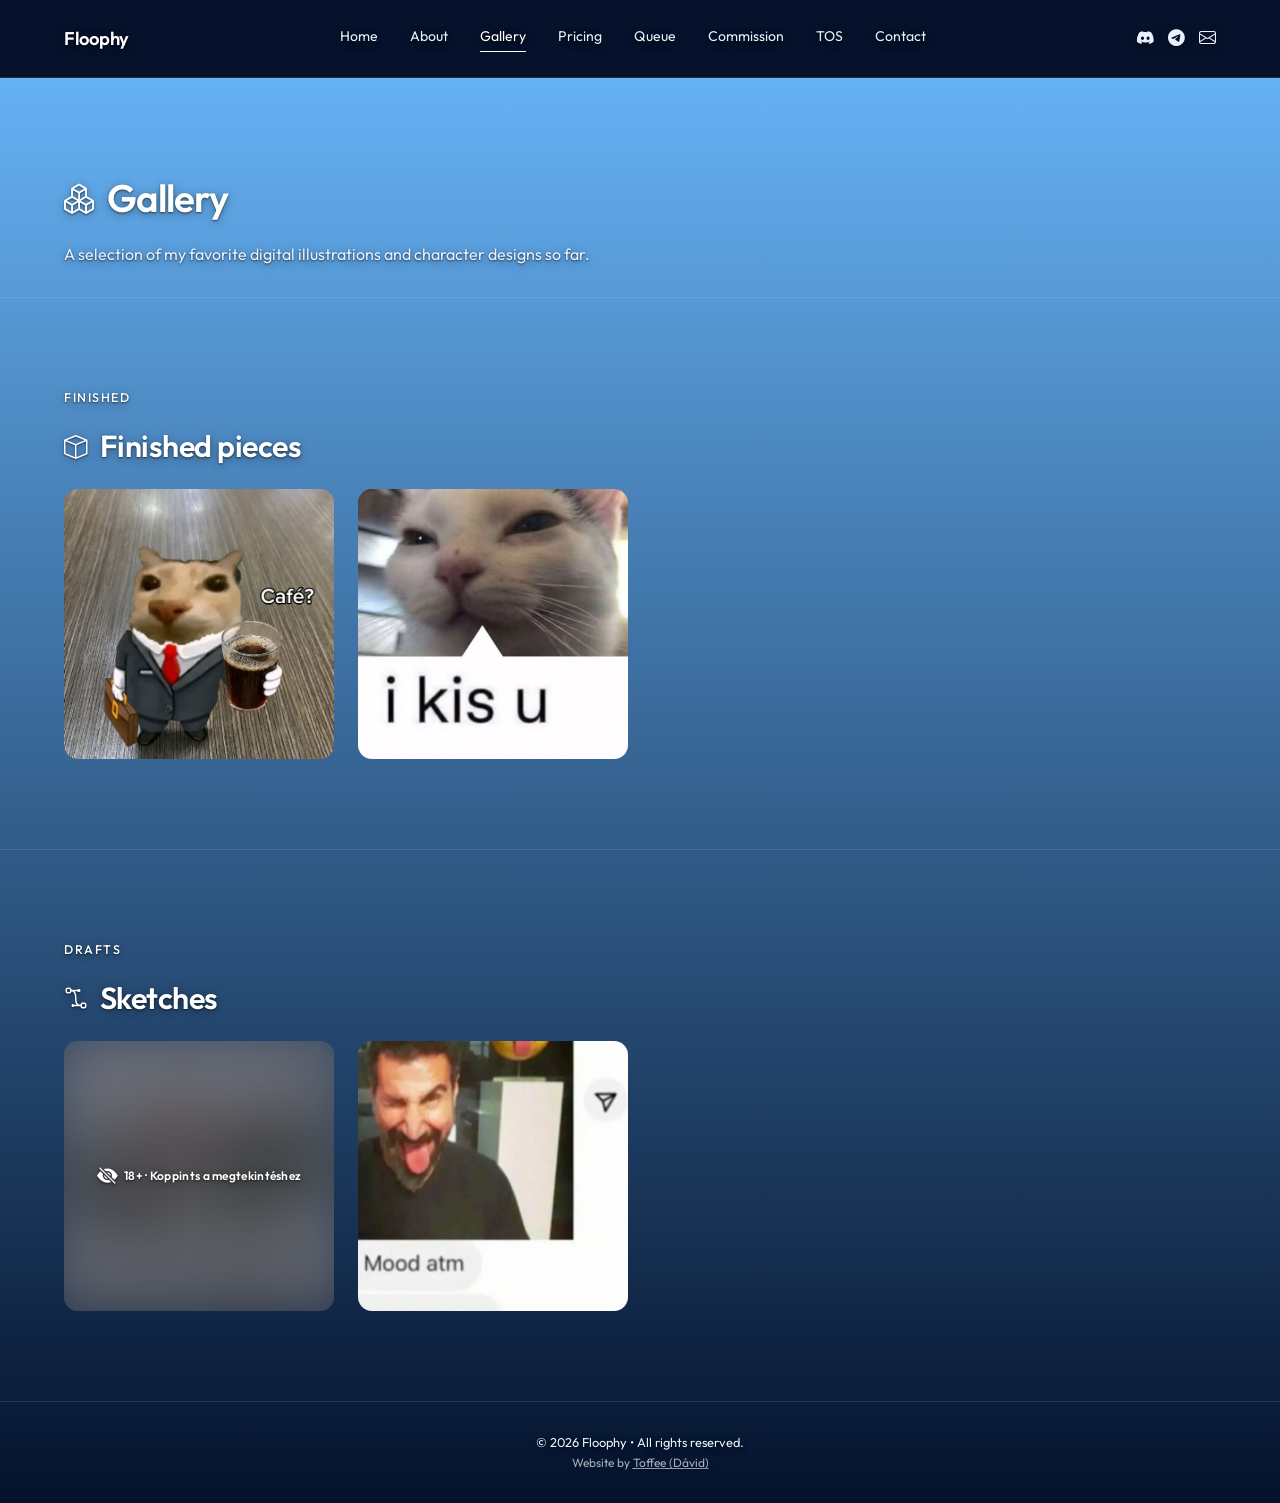
<file: gallery.html>
<!DOCTYPE html>
<html lang="en">

<head>
    <meta charset="UTF-8">
    <meta name="viewport" content="width=device-width, initial-scale=1.0">
    <title>Floophy | Gallery</title>
    <meta name="theme-color" content="#D9E9FE">
    <link href="https://fonts.googleapis.com/css2?family=Outfit:wght@300;400;500;600;700&display=swap" rel="stylesheet">
    <link rel="stylesheet" href="https://cdn.jsdelivr.net/npm/bootstrap-icons@1.11.1/font/bootstrap-icons.css">
    <link rel="stylesheet" href="style.css">
</head>

<body>

    <nav>
        <div class="nav-logo">
            <a href="index">Floophy</a>
        </div>

        <button class="mobile-menu-btn" id="menu-btn">
            <i class="bi bi-list"></i>
        </button>

        <div class="nav-links" id="nav-links">
            <a href="index#home">Home</a>
            <a href="index#about">About</a>
            <a href="gallery" class="active">Gallery</a>
            <a href="prices">Pricing</a>
            <a href="queue">Queue</a>
            <a href="index#commission">Commission</a>
            <a href="tos">TOS</a>
            <a href="index#contact">Contact</a>
        </div>

        <div class="nav-actions">
            <div class="nav-socials">
                <a href="https://discord.com/" target="_blank"><i class="bi bi-discord"></i></a>
                <a href="https://t.me/Floophy" target="_blank"><i class="bi bi-telegram"></i></a>
                <a href="mailto:hello@floophy.hu"><i class="bi bi-envelope"></i></a>
            </div>
        </div>
    </nav>

    <div class="gallery-header" id="gallery">
        <h1><i class="bi bi-boxes"></i> Gallery</h1>
        <p>A selection of my favorite digital illustrations and character designs so far.</p>
    </div>

    <section id="finished-works">
        <div class="section-eyebrow">Finished</div>
        <h2 class="section-title"><i class="bi bi-box"></i> Finished pieces</h2>
        <div class="gallery-grid" id="finished-grid"
            style="grid-template-columns: repeat(auto-fill, minmax(260px, 1fr));">
        </div>
    </section>

    <section id="sketches">
        <div class="section-eyebrow">Drafts</div>
        <h2 class="section-title"><i class="bi bi-bezier2"></i> Sketches</h2>
        <div class="gallery-grid" id="sketches-grid"
            style="grid-template-columns: repeat(auto-fill, minmax(260px, 1fr));">
        </div>
    </section>
    <footer>
        &copy; 2026 Floophy &bull; All rights reserved.<br>
        <span style="font-size: 0.75rem; opacity: 0.7;">Website by <a href="https://website.kkdavid.top" target="_blank"
                style="text-decoration: underline;">Toffee (Dávid)</a></span>
    </footer>
    <script src="main.js"></script>
    <script src="nsfw.js"></script>
    <script src="gallery.js"></script>
</body>

</html>
</file>
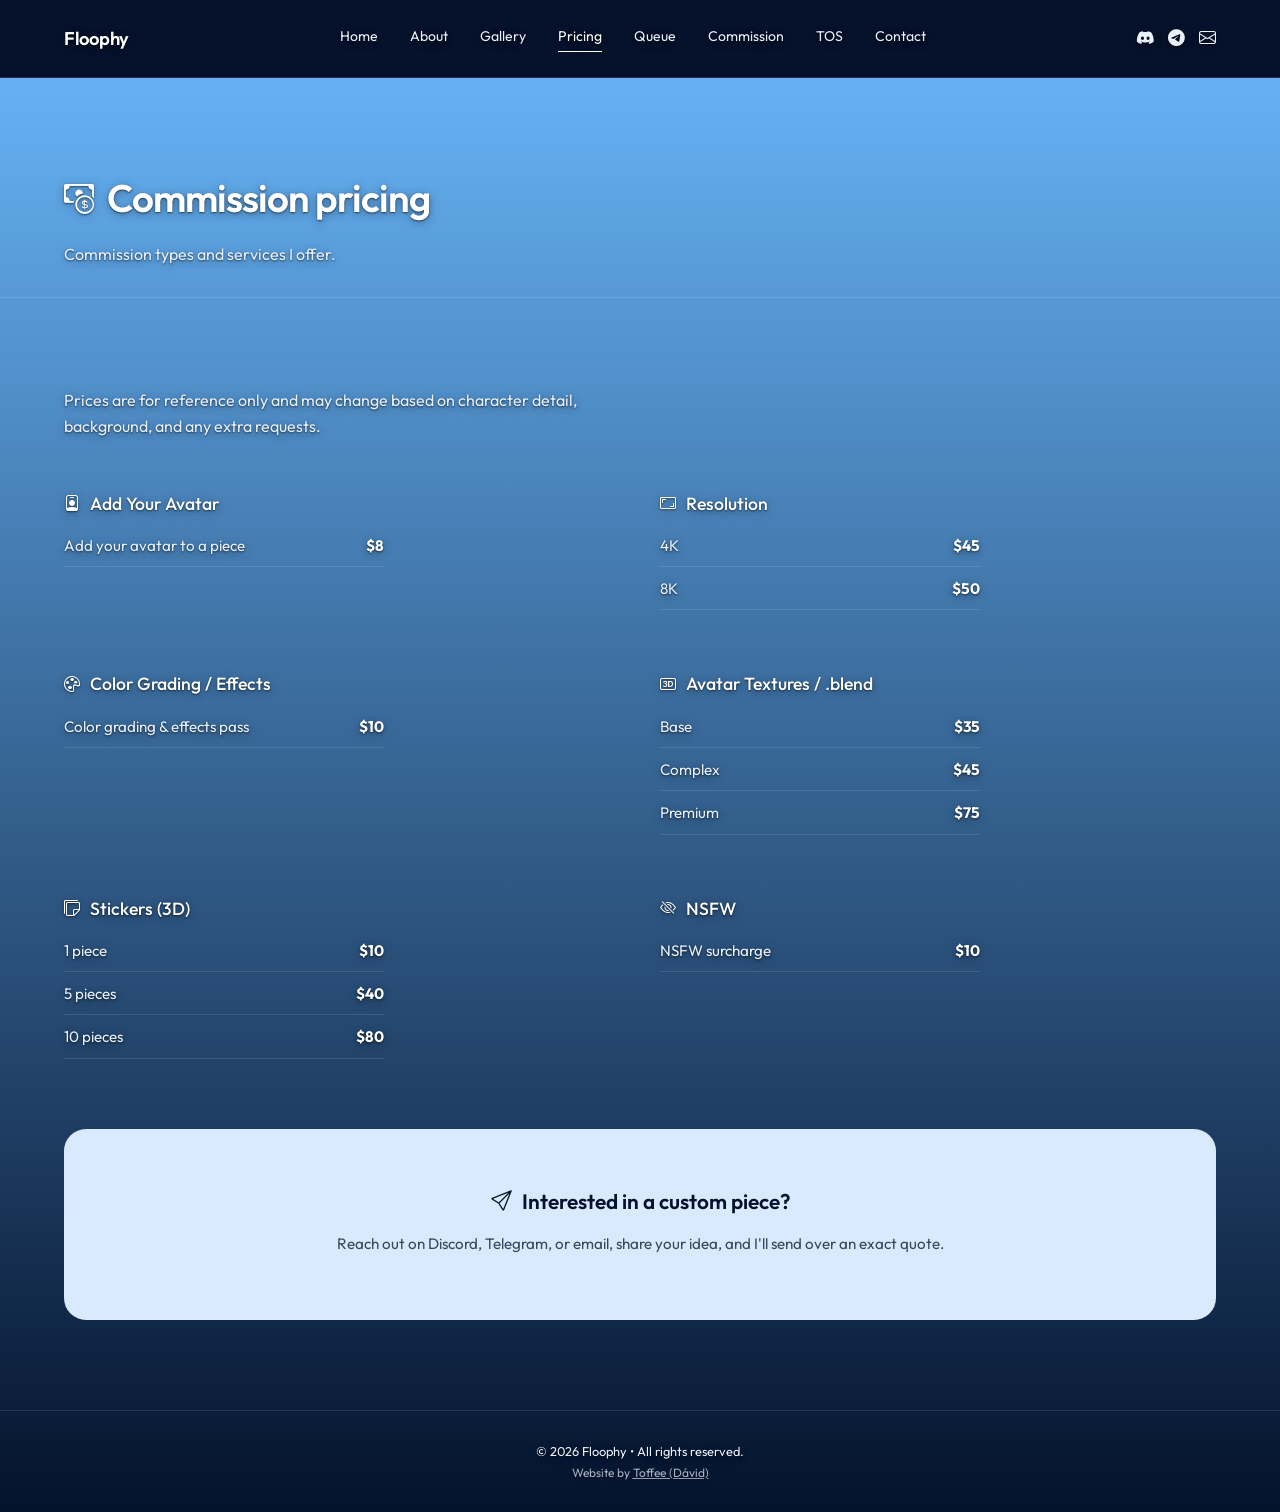
<file: prices.html>
<!DOCTYPE html>
<html lang="en">

<head>
    <meta charset="UTF-8">
    <meta name="viewport" content="width=device-width, initial-scale=1.0">
    <title>Floophy | Pricing</title>
    <meta name="theme-color" content="#D9E9FE">
    <link href="https://fonts.googleapis.com/css2?family=Outfit:wght@300;400;500;600;700&display=swap" rel="stylesheet">
    <link rel="stylesheet" href="https://cdn.jsdelivr.net/npm/bootstrap-icons@1.11.1/font/bootstrap-icons.css">
    <link rel="stylesheet" href="style.css">
</head>

<body>

    <nav>
        <div class="nav-logo">
            <a href="index">Floophy</a>
        </div>

        <button class="mobile-menu-btn" id="menu-btn">
            <i class="bi bi-list"></i>
        </button>

        <div class="nav-links" id="nav-links">
            <a href="index#home">Home</a>
            <a href="index#about">About</a>
            <a href="gallery">Gallery</a>
            <a href="prices" class="active">Pricing</a>
            <a href="queue">Queue</a>
            <a href="index#commission">Commission</a>
            <a href="tos">TOS</a>
            <a href="index#contact">Contact</a>
        </div>

        <div class="nav-actions">
            <div class="nav-socials">
                <a href="https://discord.com/" target="_blank"><i class="bi bi-discord"></i></a>
                <a href="https://t.me/Floophy" target="_blank"><i class="bi bi-telegram"></i></a>
                <a href="mailto:hello@floophy.hu"><i class="bi bi-envelope"></i></a>
            </div>
        </div>
    </nav>

    <div class="gallery-header">
        <h1><i class="bi bi-cash-coin"></i> Commission pricing</h1>
        <p>Commission types and services I offer.</p>
    </div>

    <section id="pricing-content">
        <p class="section-intro">Prices are for reference only and may change based on character detail, background, and
            any extra requests.</p>

        <div class="services-grid">

            <div class="service-block">
                <h3><i class="bi bi-person-badge"></i>Add Your Avatar</h3>
                <ul>
                    <li><span>Add your avatar to a piece</span> <strong>$8</strong></li>
                </ul>
            </div>

            <div class="service-block">
                <h3><i class="bi bi-aspect-ratio"></i>Resolution</h3>
                <ul>
                    <li><span>4K</span> <strong>$45</strong></li>
                    <li><span>8K</span> <strong>$50</strong></li>
                </ul>
            </div>

            <div class="service-block">
                <h3><i class="bi bi-palette"></i>Color Grading / Effects</h3>
                <ul>
                    <li><span>Color grading &amp; effects pass</span> <strong>$10</strong></li>
                </ul>
            </div>

            <div class="service-block">
                <h3><i class="bi bi-badge-3d"></i>Avatar Textures / .blend</h3>
                <ul>
                    <li><span>Base</span> <strong>$35</strong></li>
                    <li><span>Complex</span> <strong>$45</strong></li>
                    <li><span>Premium</span> <strong>$75</strong></li>
                </ul>
            </div>

            <div class="service-block">
                <h3><i class="bi bi-stickies"></i>Stickers (3D)</h3>
                <ul>
                    <li><span>1 piece</span> <strong>$10</strong></li>
                    <li><span>5 pieces</span> <strong>$40</strong></li>
                    <li><span>10 pieces</span> <strong>$80</strong></li>
                </ul>
            </div>

            <div class="service-block">
                <h3><i class="bi bi-eye-slash"></i>NSFW</h3>
                <ul>
                    <li><span>NSFW surcharge</span> <strong>$10</strong></li>
                </ul>
            </div>

        </div>

        <div class="outro-banner">
            <h3><i class="bi bi-send"></i> Interested in a custom piece?</h3>
            <p>Reach out on Discord, Telegram, or email, share your idea, and I'll send over an exact quote.</p>
        </div>
    </section>
    <footer>
        &copy; 2026 Floophy &bull; All rights reserved.<br>
        <span style="font-size: 0.75rem; opacity: 0.7;">Website by <a href="https://website.kkdavid.top" target="_blank"
                style="text-decoration: underline;">Toffee (Dávid)</a></span>
    </footer>
    <script src="main.js"></script>
</body>

</html>
</file>
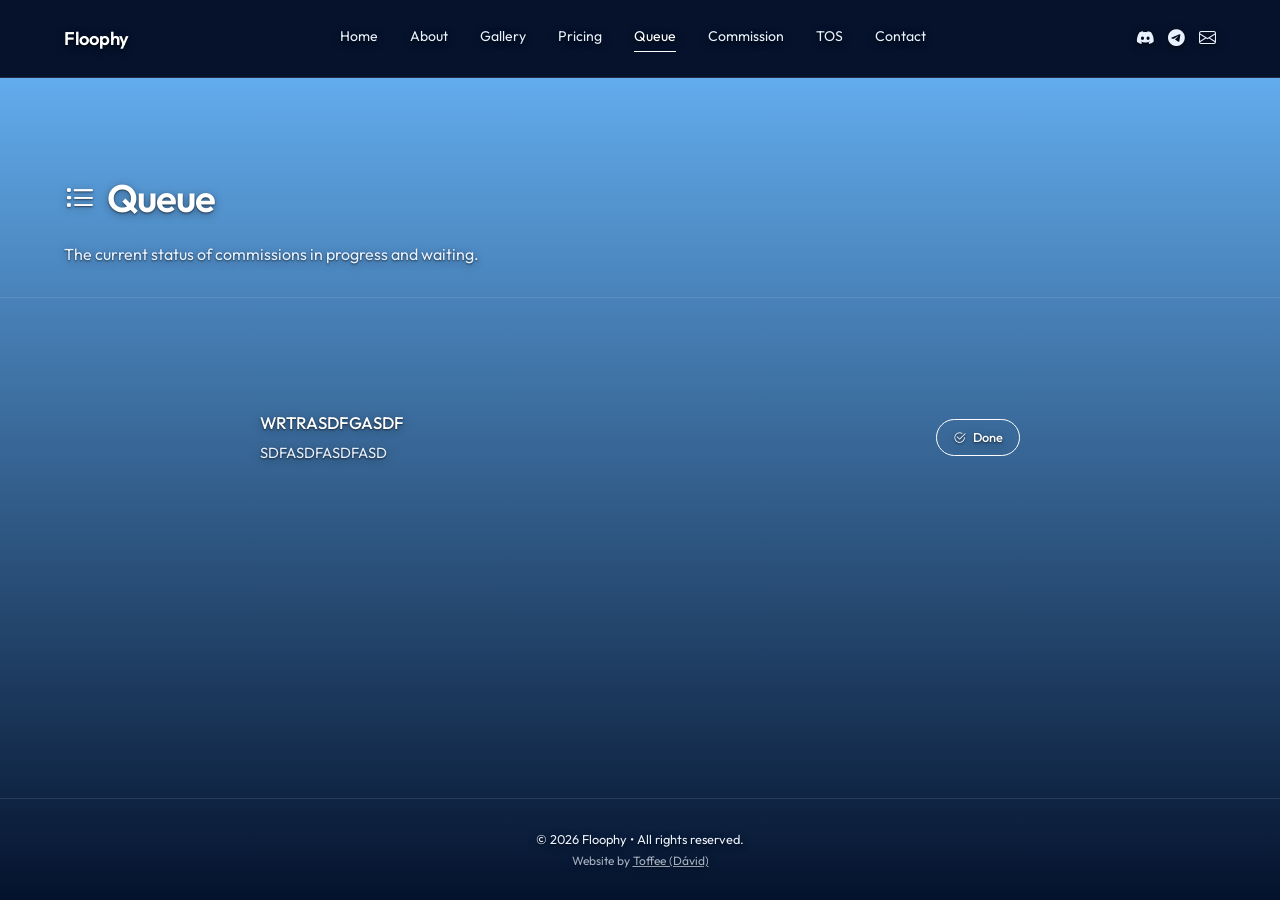
<file: queue.html>
<!DOCTYPE html>
<html lang="en">

<head>
    <meta charset="UTF-8">
    <meta name="viewport" content="width=device-width, initial-scale=1.0">
    <title>Floophy | Queue</title>
    <meta name="theme-color" content="#D9E9FE">
    <link href="https://fonts.googleapis.com/css2?family=Outfit:wght@300;400;500;600;700&display=swap" rel="stylesheet">
    <link rel="stylesheet" href="https://cdn.jsdelivr.net/npm/bootstrap-icons@1.11.1/font/bootstrap-icons.css">
    <link rel="stylesheet" href="style.css">
</head>

<body>

    <nav>
        <div class="nav-logo">
            <a href="index">Floophy</a>
        </div>

        <button class="mobile-menu-btn" id="menu-btn">
            <i class="bi bi-list"></i>
        </button>

        <div class="nav-links" id="nav-links">
            <a href="index#home">Home</a>
            <a href="index#about">About</a>
            <a href="gallery">Gallery</a>
            <a href="prices">Pricing</a>
            <a href="queue" class="active">Queue</a>
            <a href="index#commission">Commission</a>
            <a href="tos">TOS</a>
            <a href="index#contact">Contact</a>
        </div>

        <div class="nav-actions">
            <div class="nav-socials">
                <a href="https://discord.com/" target="_blank"><i class="bi bi-discord"></i></a>
                <a href="https://t.me/Floophy" target="_blank"><i class="bi bi-telegram"></i></a>
                <a href="mailto:hello@floophy.hu"><i class="bi bi-envelope"></i></a>
            </div>
        </div>
    </nav>

    <div class="gallery-header">
        <h1><i class="bi bi-list-task"></i> Queue</h1>
        <p>The current status of commissions in progress and waiting.</p>
    </div>

    <section id="waitlist-content" style="min-height: 50vh;">
        <div class="waitlist-list" id="waitlist-grid">
        </div>
    </section>

    <footer>
        &copy; 2026 Floophy &bull; All rights reserved.<br>
        <span style="font-size: 0.75rem; opacity: 0.7;">Website by <a href="https://website.kkdavid.top" target="_blank"
                style="text-decoration: underline;">Toffee (Dávid)</a></span>
    </footer>
    <script src="main.js"></script>
    <script src="waitlist.js"></script>
</body>

</html>
</file>
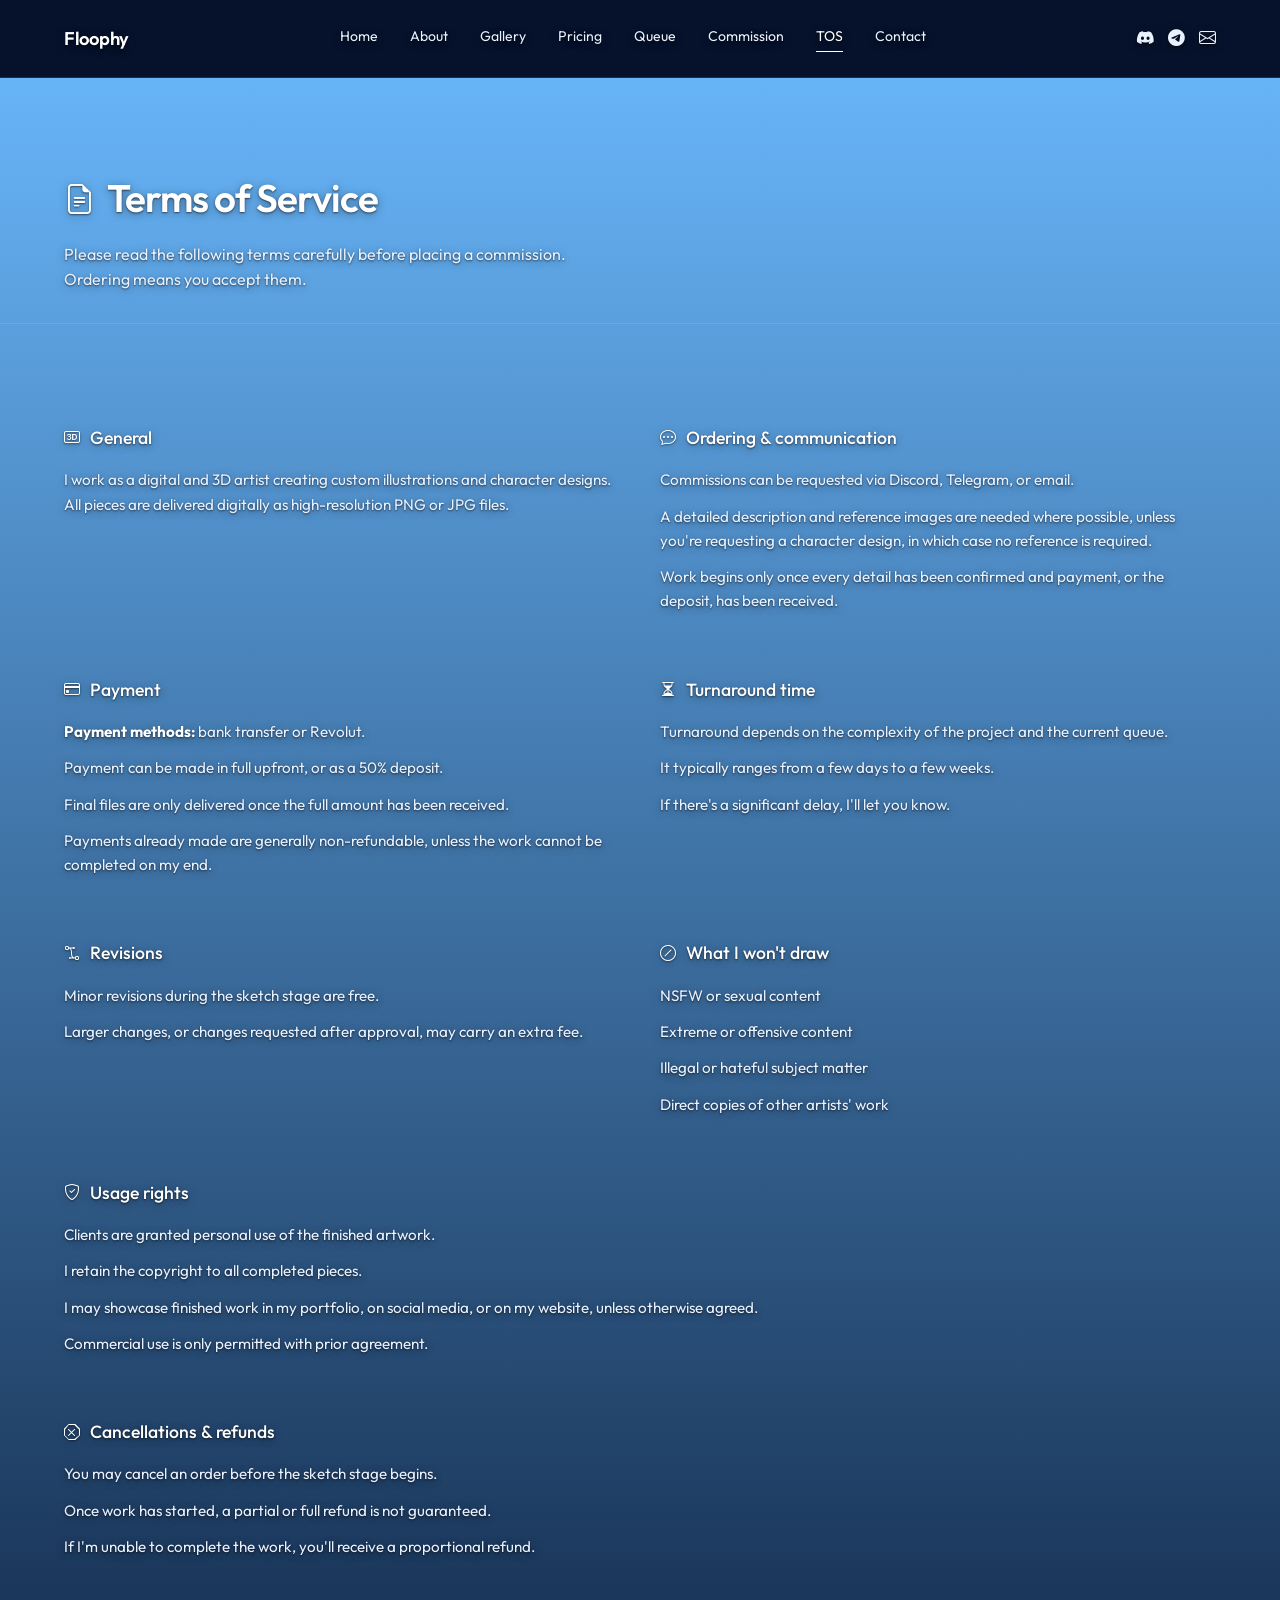
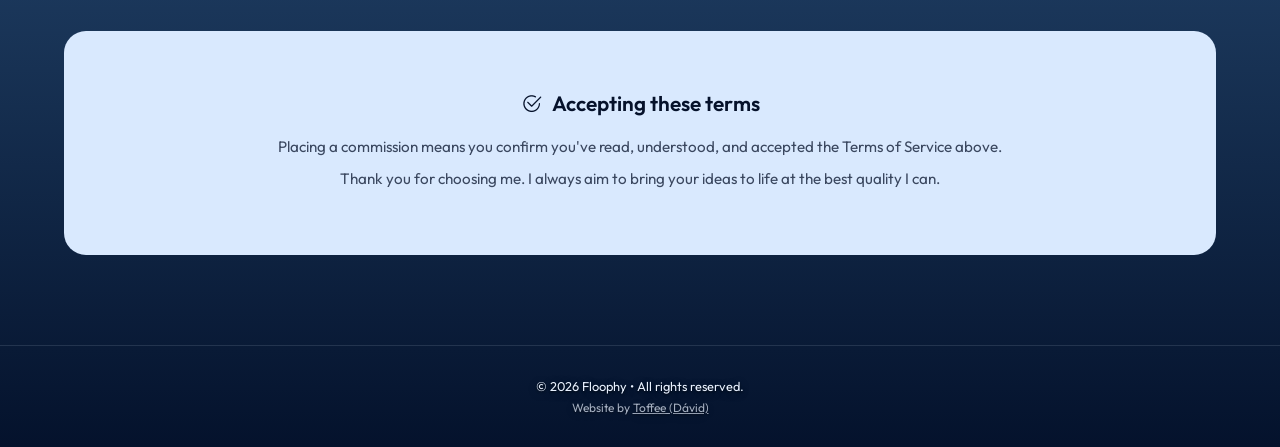
<file: tos.html>
<!DOCTYPE html>
<html lang="en">

<head>
    <meta charset="UTF-8">
    <meta name="viewport" content="width=device-width, initial-scale=1.0">
    <title>Floophy | Terms of Service</title>
    <meta name="theme-color" content="#D9E9FE">
    <link href="https://fonts.googleapis.com/css2?family=Outfit:wght@300;400;500;600;700&display=swap" rel="stylesheet">
    <link rel="stylesheet" href="https://cdn.jsdelivr.net/npm/bootstrap-icons@1.11.1/font/bootstrap-icons.css">
    <link rel="stylesheet" href="style.css">
</head>

<body>

    <nav>
        <div class="nav-logo">
            <a href="index">Floophy</a>
        </div>

        <button class="mobile-menu-btn" id="menu-btn">
            <i class="bi bi-list"></i>
        </button>

        <div class="nav-links" id="nav-links">
            <a href="index#home">Home</a>
            <a href="index#about">About</a>
            <a href="gallery">Gallery</a>
            <a href="prices">Pricing</a>
            <a href="queue">Queue</a>
            <a href="index#commission">Commission</a>
            <a href="tos" class="active">TOS</a>
            <a href="index#contact">Contact</a>
        </div>

        <div class="nav-actions">
            <div class="nav-socials">
                <a href="https://discord.com/" target="_blank"><i class="bi bi-discord"></i></a>
                <a href="https://t.me/Floophy" target="_blank"><i class="bi bi-telegram"></i></a>
                <a href="mailto:hello@floophy.hu"><i class="bi bi-envelope"></i></a>
            </div>
        </div>
    </nav>

    <div class="gallery-header">
        <h1><i class="bi bi-file-earmark-text"></i> Terms of Service</h1>
        <p>Please read the following terms carefully before placing a commission. Ordering means you accept them.</p>
    </div>

    <section id="tos-content">
        <div class="services-grid">
            <div class="service-block">
                <h3><i class="bi bi-badge-3d"></i> General</h3>
                <p>I work as a digital and 3D artist creating custom illustrations and character designs. All pieces are
                    delivered digitally as high-resolution PNG or JPG files.</p>
            </div>

            <div class="service-block">
                <h3><i class="bi bi-chat-dots"></i> Ordering & communication</h3>
                <p>Commissions can be requested via Discord, Telegram, or email.</p>
                <p>A detailed description and reference images are needed where possible, unless you're requesting a
                    character design, in which case no reference is required.</p>
                <p>Work begins only once every detail has been confirmed and payment, or the deposit, has been received.
                </p>
            </div>

            <div class="service-block">
                <h3><i class="bi bi-credit-card"></i> Payment</h3>
                <p><strong>Payment methods:</strong> bank transfer or Revolut.</p>
                <p>Payment can be made in full upfront, or as a 50% deposit.</p>
                <p>Final files are only delivered once the full amount has been received.</p>
                <p>Payments already made are generally non-refundable, unless the work cannot be completed on my end.
                </p>
            </div>

            <div class="service-block">
                <h3><i class="bi bi-hourglass-split"></i> Turnaround time</h3>
                <p>Turnaround depends on the complexity of the project and the current queue.</p>
                <p>It typically ranges from a few days to a few weeks.</p>
                <p>If there's a significant delay, I'll let you know.</p>
            </div>

            <div class="service-block">
                <h3><i class="bi bi-bezier2"></i> Revisions</h3>
                <p>Minor revisions during the sketch stage are free.</p>
                <p>Larger changes, or changes requested after approval, may carry an extra fee.</p>
            </div>

            <div class="service-block">
                <h3><i class="bi bi-slash-circle"></i> What I won't draw</h3>
                <p>NSFW or sexual content</p>
                <p>Extreme or offensive content</p>
                <p>Illegal or hateful subject matter</p>
                <p>Direct copies of other artists' work</p>
            </div>

            <div class="service-block span-2">
                <h3><i class="bi bi-shield-check"></i> Usage rights</h3>
                <p>Clients are granted personal use of the finished artwork.</p>
                <p>I retain the copyright to all completed pieces.</p>
                <p>I may showcase finished work in my portfolio, on social media, or on my website, unless otherwise
                    agreed.</p>
                <p>Commercial use is only permitted with prior agreement.</p>
            </div>

            <div class="service-block span-2">
                <h3><i class="bi bi-x-octagon"></i> Cancellations & refunds</h3>
                <p>You may cancel an order before the sketch stage begins.</p>
                <p>Once work has started, a partial or full refund is not guaranteed.</p>
                <p>If I'm unable to complete the work, you'll receive a proportional refund.</p>
            </div>
        </div>

        <div class="outro-banner">
            <h3><i class="bi bi-check2-circle"></i> Accepting these terms</h3>
            <p>Placing a commission means you confirm you've read, understood, and accepted the Terms of Service above.
            </p>
            <p>Thank you for choosing me. I always aim to bring your ideas to life at the best quality I can.</p>
        </div>
    </section>
    <footer>
        &copy; 2026 Floophy &bull; All rights reserved.<br>
        <span style="font-size: 0.75rem; opacity: 0.7;">Website by <a href="https://website.kkdavid.top" target="_blank"
                style="text-decoration: underline;">Toffee (Dávid)</a></span>
    </footer>
    <script src="main.js"></script>
</body>

</html>
</file>
<file: style.css>
header, section, footer, aside, nav, article, main {
    display: block;
}

:root {
    --bg-page: #06122B;
    --bg-raised: #0B193E;
    --bg-inverse: #D9E9FE;
    --text-main: #ffffff;
    --text-muted: #e8f1ff;
    --text-on-inverse: #06122B;
    --line: #2E4575;
    --line-soft: rgba(217, 233, 254, 0.12);
    --accent: #ffffff;
    --accent-hover: #A7BADA;
    --accent-soft: #ffffff;
    --accent-soft-2: #2564CD;
    --accent-tertiary: #7492E8;
    --navy: #D9E9FE;
    --navy-deep: #A7BADA;
    --status-waiting: #e8f1ff;
    --status-sketch: #ffffff;
    --status-color: #e8f1ff;
    --status-done: #ffffff;
}

* {
    margin: 0;
    padding: 0;
    box-sizing: border-box;
    font-family: 'Outfit', sans-serif;
}

html {
    scroll-behavior: smooth;
    scroll-padding-top: 100px;
    overflow-x: clip;
}

body {
    background: linear-gradient(to bottom, #6bbaff 0%, #04122c 100%);
    color: var(--text-main);
    line-height: 1.6;
    overflow-x: clip;
    display: flex;
    flex-direction: column;
    min-height: 100vh;
    text-shadow: 0 1px 2px rgba(0, 0, 0, 0.55), 0 2px 10px rgba(0, 0, 0, 0.35);
}

img {
    max-width: 100%;
    height: auto;
}

a {
    text-decoration: none;
    color: inherit;
    transition: 0.25s;
}

nav {
    display: flex;
    justify-content: space-between;
    align-items: center;
    padding: 24px 5%;
    position: sticky;
    top: 0;
    z-index: 1000;
    background-color: var(--bg-page);
    border-bottom: 1px solid var(--line-soft);
    transition: transform 0.3s ease-in-out, background-color 0.25s ease;
}

.nav-hidden {
    transform: translateY(-100%);
}

.nav-logo {
    font-size: 1.15rem;
    font-weight: 600;
    letter-spacing: -0.3px;
    color: var(--text-main);
}

.nav-links {
    display: flex;
    gap: 32px;
    font-size: 0.88rem;
    align-items: center;
}

.nav-links a {
    color: var(--text-muted);
    padding-bottom: 4px;
    border-bottom: 1px solid transparent;
}

.nav-links a:hover, .nav-links a.active {
    color: var(--text-main);
    border-bottom-color: var(--accent);
}

.nav-actions {
    display: flex;
    align-items: center;
    gap: 18px;
}

.nav-socials {
    display: flex;
    gap: 14px;
}

.nav-socials a {
    color: var(--text-muted);
    font-size: 1.05rem;
}

.nav-socials a:hover {
    color: var(--accent);
}

.mobile-menu-btn {
    display: none;
    background: transparent;
    border: none;
    color: var(--text-main);
    font-size: 1.7rem;
    cursor: pointer;
}

.hero {
    display: flex;
    align-items: center;
    justify-content: space-between;
    gap: 60px;
    padding: 90px 5% 100px;
    min-height: 70vh;
}

.hero-left, .hero-right {
    flex: 1;
}

.hero-right {
    order: 2;
}

.hero-img {
    width: 100%;
    border-radius: 18px;
    display: block;
}

.credit {
    font-size: 0.75rem;
    color: var(--text-muted);
    margin-top: 12px;
    font-style: italic;
}

.hero-eyebrow {
    font-size: 0.78rem;
    letter-spacing: 1.5px;
    text-transform: uppercase;
    color: #d9f0ff;
    margin-bottom: 18px;
    font-weight: 600;
}

.hero-title {
    font-size: 3rem;
    font-weight: 600;
    letter-spacing: -1px;
    line-height: 1.1;
    color: var(--text-main);
    margin-bottom: 22px;
}

.hero-title span {
    color: #d9f0ff;
}

.hero-subtitle {
    font-size: 1.02rem;
    color: #f0f6ff;
    max-width: 440px;
    margin-bottom: 36px;
}

.btn-group {
    display: flex;
    gap: 16px;
}

.btn {
    padding: 13px 28px;
    border-radius: 30px;
    font-weight: 500;
    cursor: pointer;
    transition: 0.25s;
    display: inline-flex;
    align-items: center;
    gap: 9px;
    font-size: 0.9rem;
}

.btn-primary {
    background-color: var(--bg-inverse);
    color: var(--text-on-inverse);
    border: 1px solid var(--bg-inverse);
    text-shadow: none;
}

.btn-primary:hover {
    background-color: var(--accent-soft-2);
    border-color: var(--accent-soft-2);
    color: #fff;
    text-shadow: none;
}

.btn-outline {
    background-color: transparent;
    color: var(--text-main);
    border: 1px solid var(--line);
}

.btn-outline:hover {
    border-color: var(--accent);
    color: var(--accent);
}

section {
    padding: 90px 5%;
    border-top: 1px solid var(--line-soft);
}

.section-eyebrow {
    font-size: 0.78rem;
    letter-spacing: 1.5px;
    text-transform: uppercase;
    color: var(--accent);
    margin-bottom: 14px;
    font-weight: 500;
}

.section-title {
    font-size: 1.9rem;
    font-weight: 600;
    letter-spacing: -0.5px;
    margin-bottom: 18px;
    color: var(--text-main);
    display: flex;
    align-items: center;
    gap: 12px;
}

.section-title i {
    color: var(--accent);
    font-size: 1.5rem;
}

.section-intro {
    color: var(--text-muted);
    max-width: 600px;
    margin-bottom: 50px;
}

.about-layout {
    display: grid;
    grid-template-columns: 0.85fr 1.15fr;
    gap: 64px;
    align-items: center;
}

.about-img {
    width: 100%;
    border-radius: 18px;
    display: block;
}

.about-text p {
    margin-bottom: 18px;
    color: var(--text-muted);
}

.about-text p:last-of-type {
    margin-bottom: 28px;
}

.gallery-header {
    padding: 90px 5% 30px;
}

.gallery-header h1 {
    font-size: 2.4rem;
    font-weight: 600;
    letter-spacing: -1px;
    margin-bottom: 12px;
    color: var(--text-main);
    display: flex;
    align-items: center;
    gap: 14px;
}

.gallery-header h1 i {
    color: var(--accent);
    font-size: 1.9rem;
}

.gallery-header p {
    color: var(--text-muted);
    max-width: 560px;
}

.gallery-preview-header {
    display: flex;
    justify-content: space-between;
    align-items: flex-end;
    margin-bottom: 40px;
    flex-wrap: wrap;
    gap: 20px;
}

.gallery-preview-header .section-title {
    margin-bottom: 0;
}

.gallery-grid {
    display: grid;
    grid-template-columns: repeat(4, 1fr);
    gap: 24px;
}

.gallery-item {
    position: relative;
    border-radius: 14px;
    overflow: hidden;
    aspect-ratio: 1 / 1;
    cursor: pointer;
}

.gallery-item img {
    width: 100%;
    height: 100%;
    object-fit: cover;
    transition: 0.4s ease;
}

.gallery-item .overlay {
    position: absolute;
    inset: 0;
    background: linear-gradient(to top, rgba(6,18,43,0.82) 0%, transparent 50%);
    display: flex;
    flex-direction: column;
    justify-content: flex-end;
    padding: 16px;
    opacity: 0;
    transition: 0.25s ease;
}

.gallery-item .overlay span {
    font-size: 0.82rem;
    color: #fff;
    font-weight: 500;
}

.gallery-item .overlay i {
    color: var(--accent-soft);
    font-size: 0.72rem;
    font-style: normal;
}

.gallery-item:hover img {
    transform: scale(1.06);
}

.gallery-item:hover .overlay {
    opacity: 1;
}

/* NSFW blur + age gate */
.nsfw-item img {
    filter: blur(30px) saturate(0.5) brightness(0.65);
    transform: scale(1.15);
    transition: filter 0.4s ease, transform 0.4s ease;
}

.nsfw-item:not(.nsfw-revealed) .overlay {
    opacity: 0 !important;
    pointer-events: none;
}

.nsfw-item.nsfw-revealed img {
    filter: none;
    transform: none;
}

.nsfw-badge {
    position: absolute;
    inset: 0;
    display: flex;
    align-items: center;
    justify-content: center;
    text-align: center;
    gap: 6px;
    padding: 16px;
    background: rgba(6, 18, 43, 0.35);
    color: #fff;
    font-size: 0.75rem;
    font-weight: 600;
    letter-spacing: 0.3px;
    z-index: 2;
}

.nsfw-badge i {
    font-size: 1.3rem;
    display: block;
}

.nsfw-item.nsfw-revealed .nsfw-badge {
    display: none;
}

.age-gate-overlay {
    position: fixed;
    inset: 0;
    background: rgba(4, 10, 24, 0.85);
    backdrop-filter: blur(6px);
    display: flex;
    align-items: center;
    justify-content: center;
    z-index: 5000;
    padding: 20px;
}

.age-gate-box {
    background: var(--bg-page);
    border: 1px solid var(--line-soft);
    border-radius: 18px;
    padding: 32px 28px;
    max-width: 380px;
    width: 100%;
    text-align: center;
    box-shadow: 0 20px 60px rgba(0, 0, 0, 0.5);
}

.age-gate-box i.bi-exclamation-triangle-fill {
    font-size: 2rem;
    color: #ffb03b;
    margin-bottom: 12px;
    display: block;
}

.age-gate-box h3 {
    color: var(--text-main);
    margin-bottom: 10px;
    font-size: 1.15rem;
}

.age-gate-box p {
    color: var(--text-muted);
    font-size: 0.9rem;
    margin-bottom: 22px;
    line-height: 1.5;
}

.age-gate-actions {
    display: flex;
    gap: 12px;
    justify-content: center;
    flex-wrap: wrap;
}

.age-gate-note {
    display: flex;
    align-items: center;
    justify-content: center;
    gap: 5px;
    margin-top: 18px;
    font-size: 0.72rem;
    color: var(--text-muted);
    opacity: 0.75;
}

.process-list {
    display: flex;
    flex-direction: column;
    margin-top: 10px;
}

.process-row {
    display: grid;
    grid-template-columns: 90px 1fr;
    gap: 24px;
    padding: 26px 0;
    border-top: 1px solid var(--line-soft);
}

.process-row:first-child {
    border-top: none;
}

.process-num {
    font-size: 0.85rem;
    color: var(--accent);
    font-weight: 500;
}

.process-row h3 {
    font-size: 1.05rem;
    font-weight: 500;
    color: var(--text-main);
    margin-bottom: 8px;
    display: flex;
    align-items: center;
    gap: 10px;
}

.process-row h3 i {
    color: var(--accent);
    font-size: 1rem;
}

.process-row p {
    color: var(--text-muted);
    font-size: 0.95rem;
    max-width: 560px;
}

.note-list {
    margin-top: 40px;
    padding-top: 30px;
    border-top: 1px solid var(--line-soft);
}

.note-list li {
    color: var(--text-muted);
    font-size: 0.92rem;
    margin-bottom: 12px;
    list-style: none;
    padding-left: 18px;
    position: relative;
}

.note-list li::before {
    content: "";
    position: absolute;
    left: 0;
    top: 9px;
    width: 6px;
    height: 1px;
    background-color: var(--accent);
}

.services-grid {
    display: grid;
    grid-template-columns: repeat(2, 1fr);
    gap: 50px 40px;
    margin-top: 10px;
}

.span-2 {
    grid-column: span 2;
}

.service-block h3 {
    color: var(--text-main);
    margin-bottom: 16px;
    font-size: 1.1rem;
    font-weight: 500;
    display: flex;
    align-items: center;
    gap: 10px;
}

.service-block h3 i {
    color: var(--accent);
    font-size: 1rem;
}

.service-block p {
    color: var(--text-muted);
    margin-bottom: 12px;
    font-size: 0.95rem;
}

.service-block strong {
    color: var(--text-main);
}

.service-block ul {
    list-style: none;
}

.service-block ul li {
    color: var(--text-muted);
    margin-bottom: 10px;
    font-size: 0.95rem;
    display: flex;
    justify-content: space-between;
    max-width: 320px;
    border-bottom: 1px solid var(--line-soft);
    padding-bottom: 8px;
}

.service-block ul li strong {
    color: var(--text-main);
}

.outro-banner {
    background-color: var(--bg-inverse);
    padding: 56px;
    border-radius: 22px;
    margin-top: 60px;
    text-align: center;
    text-shadow: none;
}

.outro-banner h3 {
    color: var(--text-on-inverse);
    margin-bottom: 14px;
    font-size: 1.3rem;
    font-weight: 600;
    display: flex;
    align-items: center;
    justify-content: center;
    gap: 10px;
}

.outro-banner p {
    color: var(--text-on-inverse);
    opacity: 0.75;
    margin-bottom: 8px;
    font-size: 0.95rem;
}

.contact-section {
    text-align: center;
}

.contact-section .section-title {
    justify-content: center;
}

.social-grid {
    display: flex;
    justify-content: center;
    gap: 48px;
    flex-wrap: wrap;
    margin-top: 40px;
}

.social-item {
    display: flex;
    flex-direction: column;
    align-items: center;
    gap: 12px;
}

.social-item .icon {
    width: 54px;
    height: 54px;
    border-radius: 50%;
    border: 1px solid var(--line);
    display: flex;
    align-items: center;
    justify-content: center;
    font-size: 1.5rem;
    color: var(--text-main);
    transition: 0.25s;
}

.social-item span {
    font-size: 0.85rem;
    color: var(--text-muted);
}

.social-item:hover .icon {
    border-color: var(--accent);
    color: var(--accent);
}

footer {
    text-align: center;
    padding: 30px;
    font-size: 0.8rem;
    color: var(--text-muted);
    margin-top: auto;
    border-top: 1px solid var(--line-soft);
}

.waitlist-list {
    display: flex;
    flex-direction: column;
    max-width: 760px;
    margin: 0 auto;
}

.waitlist-item {
    display: flex;
    justify-content: space-between;
    align-items: center;
    flex-wrap: wrap;
    gap: 15px;
    padding: 22px 0;
    border-top: 1px solid var(--line-soft);
}

.waitlist-item:first-child {
    border-top: none;
}

.waitlist-info h3 {
    color: var(--text-main);
    margin-bottom: 4px;
    font-size: 1.05rem;
    font-weight: 500;
}

.waitlist-info p {
    color: var(--text-muted);
    font-size: 0.92rem;
}

.waitlist-status {
    padding: 7px 16px;
    border-radius: 30px;
    font-size: 0.8rem;
    font-weight: 500;
    display: flex;
    align-items: center;
    gap: 7px;
    border: 1px solid currentColor;
}

.status-waiting { color: var(--status-waiting); }
.status-sketching { color: var(--status-sketch); }
.status-coloring { color: var(--status-color); }
.status-done { color: var(--status-done); }

.empty-state {
    text-align: center;
    padding: 70px 20px;
    border-top: 1px solid var(--line-soft);
}

.empty-state i {
    font-size: 2.4rem;
    color: var(--text-muted);
    margin-bottom: 16px;
    display: block;
}

.empty-state h3 {
    color: var(--text-main);
    margin-bottom: 8px;
    font-size: 1.1rem;
    font-weight: 500;
}

.empty-state p {
    color: var(--text-muted);
    font-size: 0.92rem;
}

@media (max-width: 900px) {
    .mobile-menu-btn {
        display: block;
        margin-left: auto;
    }

    .nav-actions {
        display: none;
    }

    .nav-socials {
        display: none;
    }

    .nav-links {
        position: absolute;
        top: 100%;
        left: 0;
        width: 100%;
        background-color: var(--bg-page);
        border-bottom: 1px solid var(--line-soft);
        flex-direction: column;
        gap: 18px;
        padding: 24px 0;
        text-align: center;
        opacity: 0;
        visibility: hidden;
        transform: translateY(-12px);
        transition: opacity 0.25s ease, transform 0.25s ease, visibility 0.25s;
    }

    .nav-links.active {
        opacity: 1;
        visibility: visible;
        transform: translateY(0);
    }

    .hero {
        flex-direction: column-reverse;
        text-align: center;
        padding-top: 50px;
    }

    .hero-title {
        font-size: 2.2rem;
    }

    .hero-subtitle {
        margin: 0 auto 32px auto;
    }

    .btn-group {
        justify-content: center;
        flex-wrap: wrap;
    }

    .about-layout {
        grid-template-columns: 1fr;
        text-align: center;
    }

    .gallery-grid {
        grid-template-columns: repeat(2, 1fr);
    }

    .process-row {
        grid-template-columns: 1fr;
        gap: 8px;
    }

    .services-grid {
        grid-template-columns: 1fr;
        gap: 36px;
    }

    .span-2 {
        grid-column: 1;
    }

    .service-block ul li {
        max-width: none;
    }
}

@media (max-width: 600px) {
    .gallery-grid {
        grid-template-columns: 1fr;
    }

    .gallery-header h1 {
        font-size: 1.7rem;
    }

    .outro-banner {
        padding: 36px 24px;
    }
}
</file>
